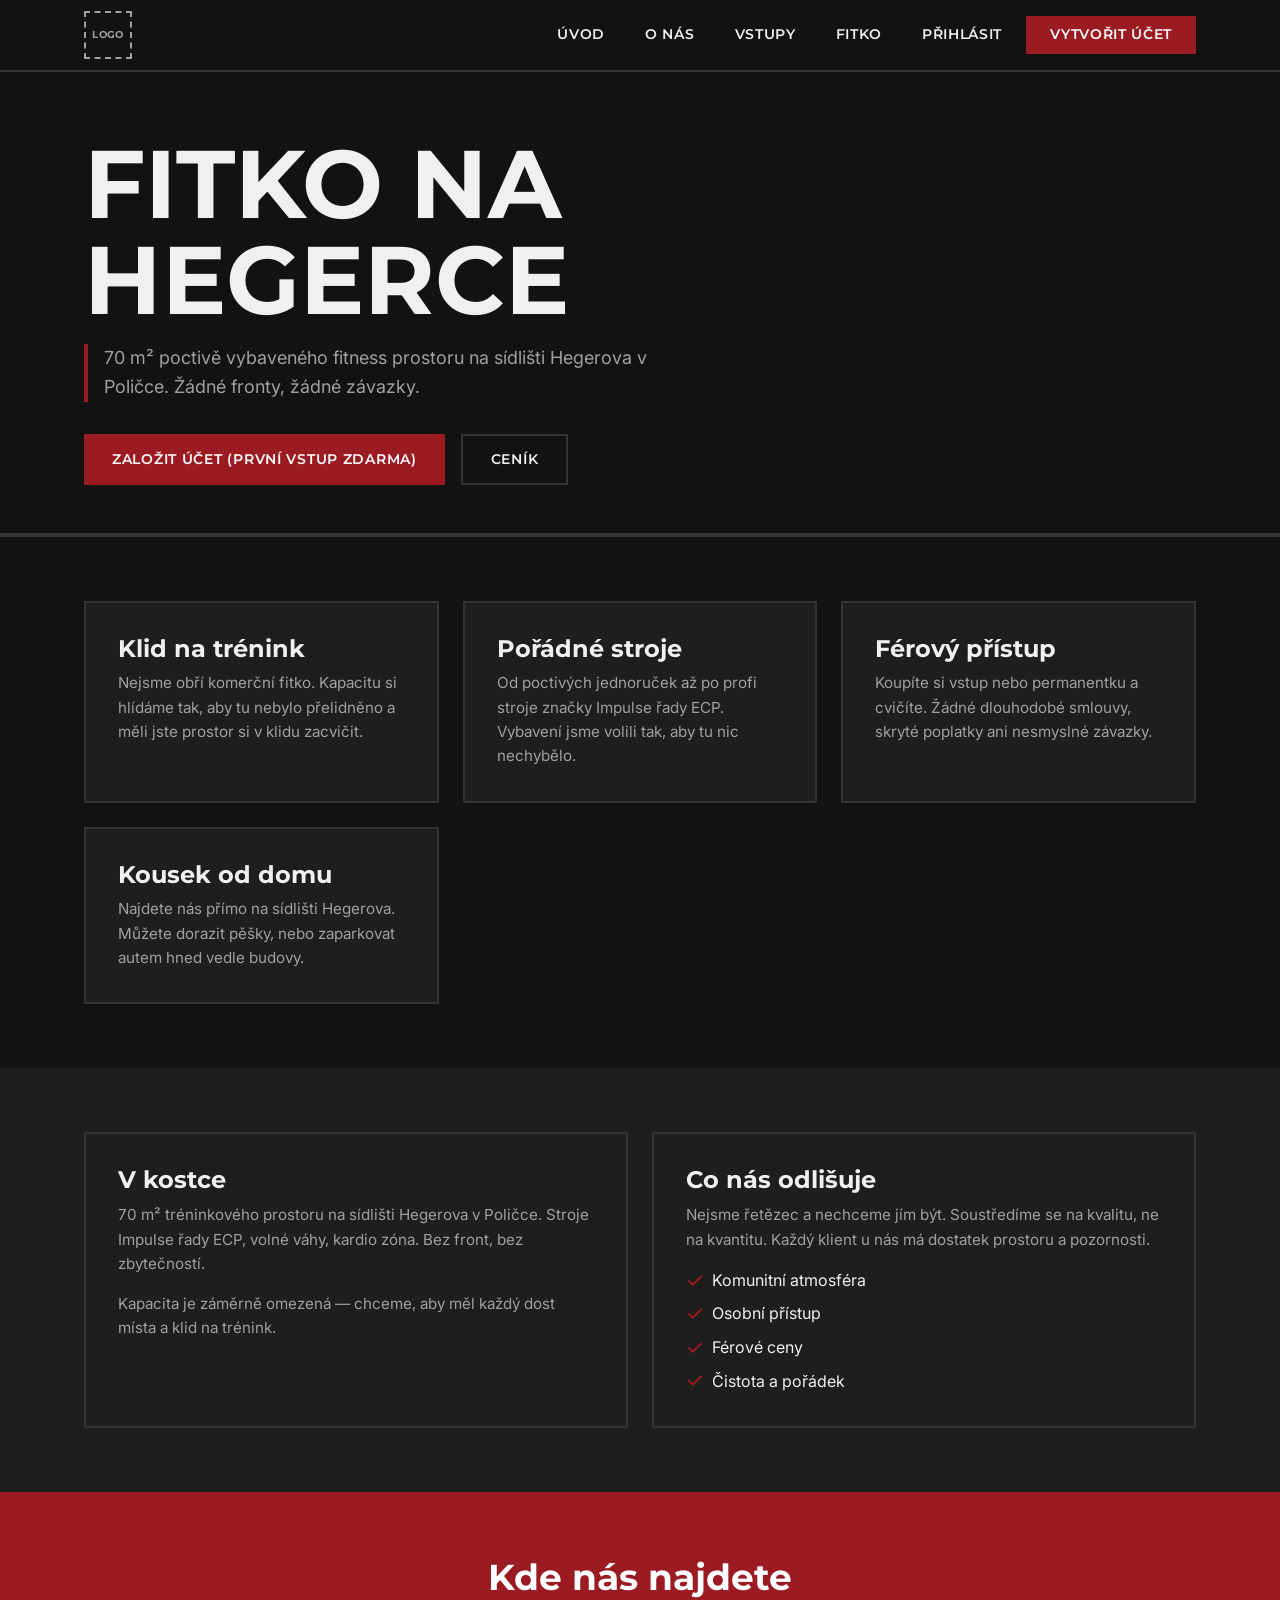
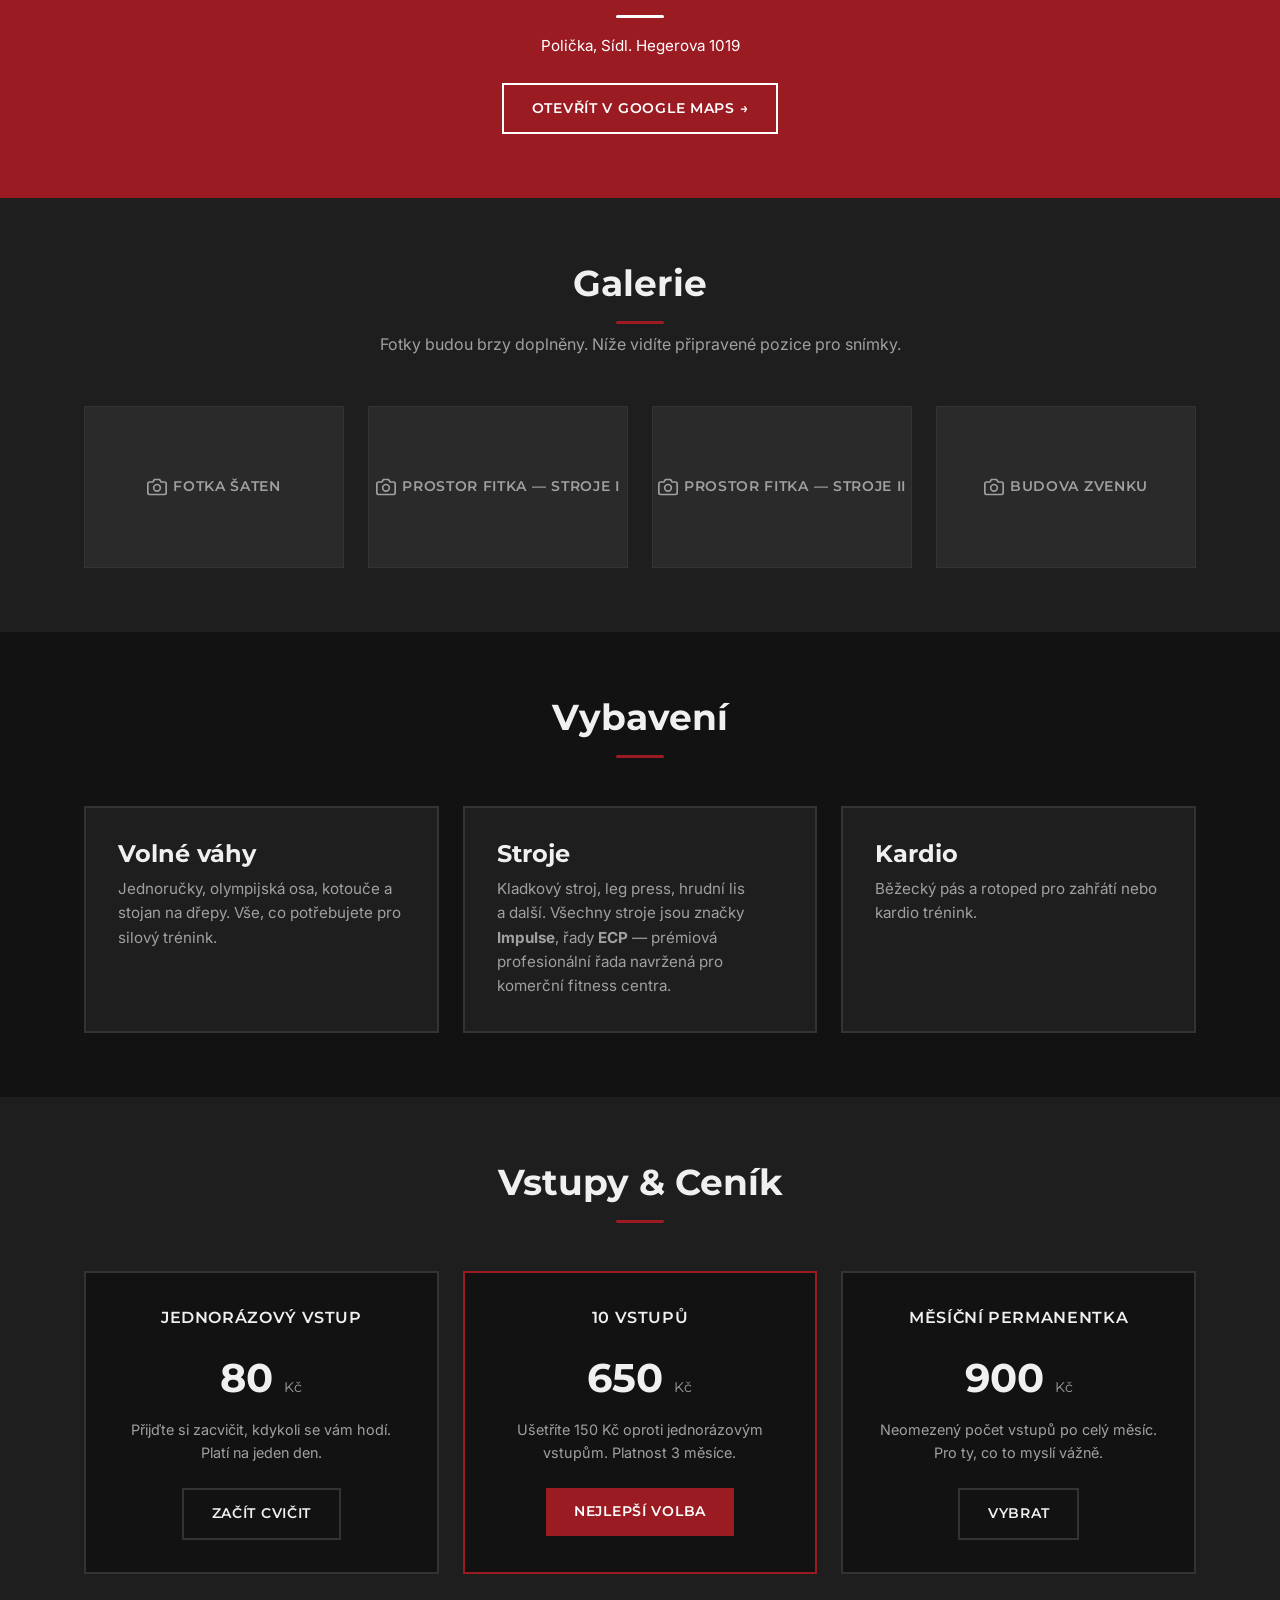
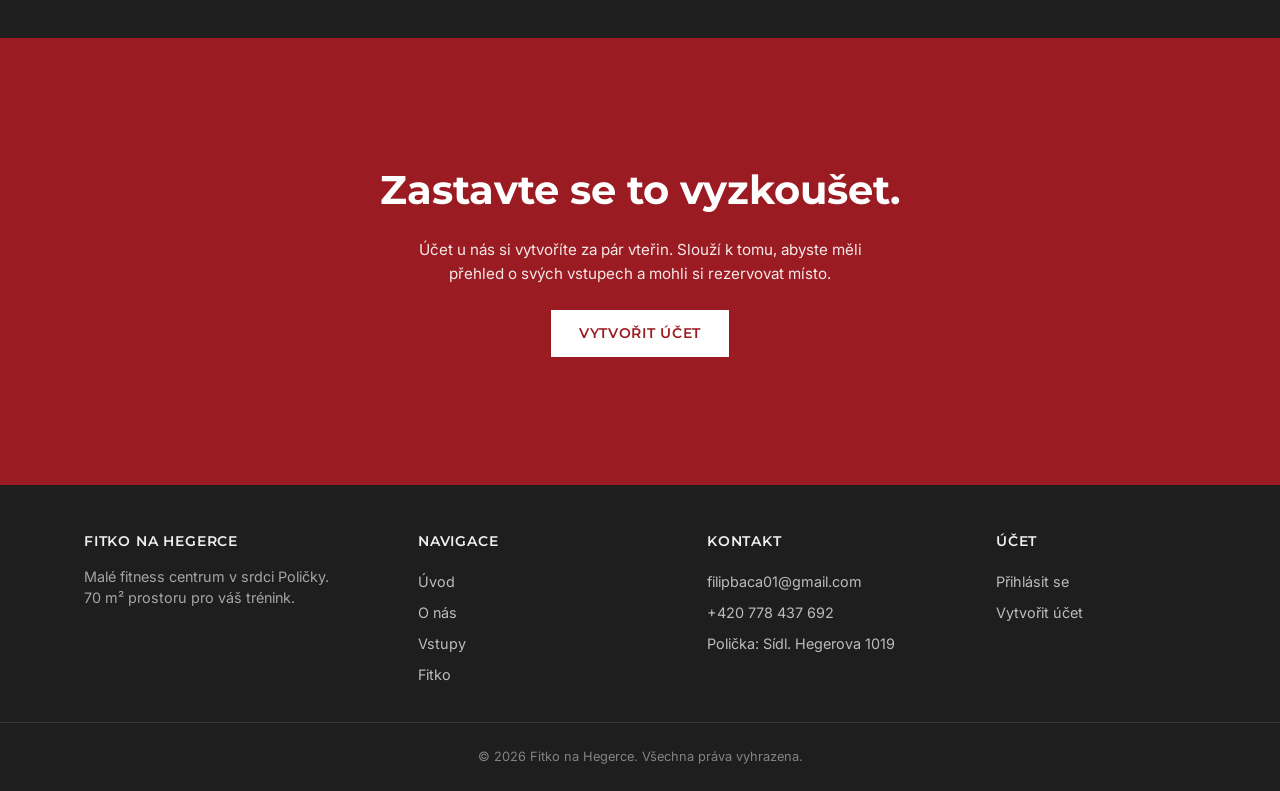
<file: index.html>
<!DOCTYPE html>
<html lang="cs">

<head>
  <meta charset="UTF-8">
  <meta name="viewport" content="width=device-width, initial-scale=1.0">
  <meta name="description"
    content="Fitko na Hegerce — malé fitness centrum v Poličce. 70 m² prostoru pro váš trénink. Přijďte si zacvičit!">
  <title>Fitko na Hegerce — Úvod</title>
  <link rel="stylesheet" href="style.css">
</head>

<body>
  <!-- NAVBAR -->
  <div id="navbar"></div>

  <main>
    <section class="hero hero--home">
      <div class="container">
        <h1 class="text-display fade-in">
          Fitko na Hegerce
        </h1>
        <p class="fade-in accent-bar">
          70&nbsp;m² poctivě vybaveného fitness prostoru na sídlišti Hegerova v Poličce. Žádné fronty, žádné závazky.
        </p>
        <div class="fade-in btn-group">
          <a href="registrace.html" class="btn btn--primary btn--lg">Založit účet (první vstup zdarma)</a>
          <a href="vstupy.html" class="btn btn--secondary btn--lg">Ceník</a>
        </div>
      </div>
    </section>

    <section class="section section--border-top">
      <div class="container">
        <div class="card-grid card-grid--2 fade-in">
          <div class="card">
            <h3>Klid na trénink</h3>
            <p class="mt-sm">Nejsme obří komerční fitko. Kapacitu si hlídáme tak, aby tu nebylo
              přelidněno a měli jste prostor si v klidu zacvičit.</p>
          </div>
          <div class="card">
            <h3>Pořádné stroje</h3>
            <p class="mt-sm">Od poctivých jednoruček až po profi stroje značky Impulse řady ECP.
              Vybavení jsme volili tak, aby tu nic nechybělo.</p>
          </div>
          <div class="card">
            <h3>Férový přístup</h3>
            <p class="mt-sm">Koupíte si vstup nebo permanentku a cvičíte. Žádné dlouhodobé smlouvy,
              skryté poplatky ani nesmyslné závazky.</p>
          </div>
          <div class="card">
            <h3>Kousek od domu</h3>
            <p class="mt-sm">Najdete nás přímo na sídlišti Hegerova. Můžete dorazit pěšky, nebo
              zaparkovat autem hned vedle budovy.</p>
          </div>
        </div>
      </div>
    </section>

    <!-- SEKCE: O NÁS -->
    <section class="section section--alt" id="o-nas">
      <div class="container">
        <div class="card-grid card-grid--2">
          <div class="card fade-in">
            <h3>V kostce</h3>
            <p>70&nbsp;m² tréninkového prostoru na sídlišti Hegerova v&nbsp;Poličce. Stroje Impulse řady ECP, volné váhy, kardio zóna. Bez front, bez zbytečností.</p>
            <p class="mt-md">Kapacita je záměrně omezená — chceme, aby měl každý dost místa a&nbsp;klid na trénink.</p>
          </div>
          <div class="card fade-in">
            <h3>Co nás odlišuje</h3>
            <p>Nejsme řetězec a&nbsp;nechceme jím být. Soustředíme se na kvalitu, ne na kvantitu. Každý klient u&nbsp;nás má dostatek prostoru a&nbsp;pozornosti.</p>
            <ul class="check-list">
              <li>
                <svg xmlns="http://www.w3.org/2000/svg" width="18" height="18" viewBox="0 0 24 24" fill="none" stroke="currentColor" stroke-width="2.5" stroke-linecap="round" stroke-linejoin="round"><polyline points="20 6 9 17 4 12"/></svg>
                Komunitní atmosféra
              </li>
              <li>
                <svg xmlns="http://www.w3.org/2000/svg" width="18" height="18" viewBox="0 0 24 24" fill="none" stroke="currentColor" stroke-width="2.5" stroke-linecap="round" stroke-linejoin="round"><polyline points="20 6 9 17 4 12"/></svg>
                Osobní přístup
              </li>
              <li>
                <svg xmlns="http://www.w3.org/2000/svg" width="18" height="18" viewBox="0 0 24 24" fill="none" stroke="currentColor" stroke-width="2.5" stroke-linecap="round" stroke-linejoin="round"><polyline points="20 6 9 17 4 12"/></svg>
                Férové ceny
              </li>
              <li>
                <svg xmlns="http://www.w3.org/2000/svg" width="18" height="18" viewBox="0 0 24 24" fill="none" stroke="currentColor" stroke-width="2.5" stroke-linecap="round" stroke-linejoin="round"><polyline points="20 6 9 17 4 12"/></svg>
                Čistota a pořádek
              </li>
            </ul>
          </div>
        </div>
      </div>
    </section>

    <section class="section section--primary">
      <div class="container text-center fade-in">
        <h2>Kde nás najdete</h2>
        <div class="accent-line"></div>
        <p class="mt-md form-subtitle">
          Polička, Sídl. Hegerova 1019
        </p>
        <a href="https://www.google.com/maps/search/?api=1&query=S%C3%ADdl.+Hegerova+1019,+Poli%C4%8Dka" target="_blank" rel="noopener noreferrer" class="btn btn--secondary mt-lg">
          Otevřít v Google Maps →
        </a>
      </div>
    </section>

    <!-- SEKCE: FITKO -->
    <section class="section section--alt" id="fitko">
      <div class="container">
        <div class="section__header fade-in">
          <h2>Galerie</h2>
          <div class="accent-line"></div>
          <p>Fotky budou brzy doplněny. Níže vidíte připravené pozice pro snímky.</p>
        </div>

        <div class="gallery-grid fade-in">
          <div class="gallery-placeholder">
            <svg xmlns="http://www.w3.org/2000/svg" width="20" height="20" viewBox="0 0 24 24" fill="none" stroke="currentColor" stroke-width="2" stroke-linecap="round" stroke-linejoin="round"><path d="M23 19a2 2 0 0 1-2 2H3a2 2 0 0 1-2-2V8a2 2 0 0 1 2-2h4l2-3h6l2 3h4a2 2 0 0 1 2 2z"/><circle cx="12" cy="13" r="4"/></svg> Fotka šaten
          </div>
          <div class="gallery-placeholder">
            <svg xmlns="http://www.w3.org/2000/svg" width="20" height="20" viewBox="0 0 24 24" fill="none" stroke="currentColor" stroke-width="2" stroke-linecap="round" stroke-linejoin="round"><path d="M23 19a2 2 0 0 1-2 2H3a2 2 0 0 1-2-2V8a2 2 0 0 1 2-2h4l2-3h6l2 3h4a2 2 0 0 1 2 2z"/><circle cx="12" cy="13" r="4"/></svg> Prostor fitka — stroje I
          </div>
          <div class="gallery-placeholder">
            <svg xmlns="http://www.w3.org/2000/svg" width="20" height="20" viewBox="0 0 24 24" fill="none" stroke="currentColor" stroke-width="2" stroke-linecap="round" stroke-linejoin="round"><path d="M23 19a2 2 0 0 1-2 2H3a2 2 0 0 1-2-2V8a2 2 0 0 1 2-2h4l2-3h6l2 3h4a2 2 0 0 1 2 2z"/><circle cx="12" cy="13" r="4"/></svg> Prostor fitka — stroje II
          </div>
          <div class="gallery-placeholder">
            <svg xmlns="http://www.w3.org/2000/svg" width="20" height="20" viewBox="0 0 24 24" fill="none" stroke="currentColor" stroke-width="2" stroke-linecap="round" stroke-linejoin="round"><path d="M23 19a2 2 0 0 1-2 2H3a2 2 0 0 1-2-2V8a2 2 0 0 1 2-2h4l2-3h6l2 3h4a2 2 0 0 1 2 2z"/><circle cx="12" cy="13" r="4"/></svg> Budova zvenku
          </div>
        </div>
      </div>
    </section>

    <section class="section">
      <div class="container">
        <div class="section__header fade-in">
          <h2>Vybavení</h2>
          <div class="accent-line"></div>
        </div>
        <div class="card-grid card-grid--3 fade-in">
          <div class="card">
            <h3>Volné váhy</h3>
            <p>Jednoručky, olympijská osa, kotouče a stojan na dřepy. Vše, co potřebujete pro silový trénink.</p>
          </div>
          <div class="card">
            <h3>Stroje</h3>
            <p>Kladkový stroj, leg press, hrudní lis a&nbsp;další. Všechny stroje jsou značky <strong>Impulse</strong>, řady <strong>ECP</strong>&nbsp;— prémiová profesionální řada navržená pro komerční fitness centra.</p>
          </div>
          <div class="card">
            <h3>Kardio</h3>
            <p>Běžecký pás a rotoped pro zahřátí nebo kardio trénink.</p>
          </div>
        </div>
      </div>
    </section>

    <!-- SEKCE: VSTUPY & CENÍK -->
    <section class="section section--alt" id="vstupy">
      <div class="container">
        <div class="section__header fade-in">
          <h2>Vstupy &amp; Ceník</h2>
          <div class="accent-line"></div>
        </div>
        <div class="pricing-grid fade-in">
          <!-- Single entry -->
          <div class="pricing-card">
            <span class="price-label">Jednorázový vstup</span>
            <div class="price">80 <span class="price-unit">Kč</span></div>
            <p>Přijďte si zacvičit, kdykoli se vám hodí. Platí na jeden den.</p>
            <a href="registrace.html" class="btn btn--secondary">Začít cvičit</a>
          </div>

          <!-- 10-pass -->
          <div class="pricing-card featured">
            <span class="price-label">10 vstupů</span>
            <div class="price">650 <span class="price-unit">Kč</span></div>
            <p>Ušetříte 150&nbsp;Kč oproti jednorázovým vstupům. Platnost 3&nbsp;měsíce.</p>
            <a href="registrace.html" class="btn btn--primary">Nejlepší volba</a>
          </div>

          <!-- Monthly -->
          <div class="pricing-card">
            <span class="price-label">Měsíční permanentka</span>
            <div class="price">900 <span class="price-unit">Kč</span></div>
            <p>Neomezený počet vstupů po celý měsíc. Pro ty, co to myslí vážně.</p>
            <a href="registrace.html" class="btn btn--secondary">Vybrat</a>
          </div>
        </div>
      </div>
    </section>



    <section class="section section--primary">
      <div class="container fade-in">
        <div class="card card--cta">
          <h2 class="mb-lg">Zastavte se to vyzkoušet.</h2>
          <p class="mb-lg">
            Účet u nás si vytvoříte za pár vteřin. Slouží k tomu, abyste měli přehled o svých vstupech a mohli si
            rezervovat místo.
          </p>
          <a href="registrace.html" class="btn btn--primary">Vytvořit účet</a>
        </div>
      </div>
    </section>
  </main>

  <!-- FOOTER -->
  <div id="footer"></div>

  <script src="components.js"></script>
</body>

</html>
</file>
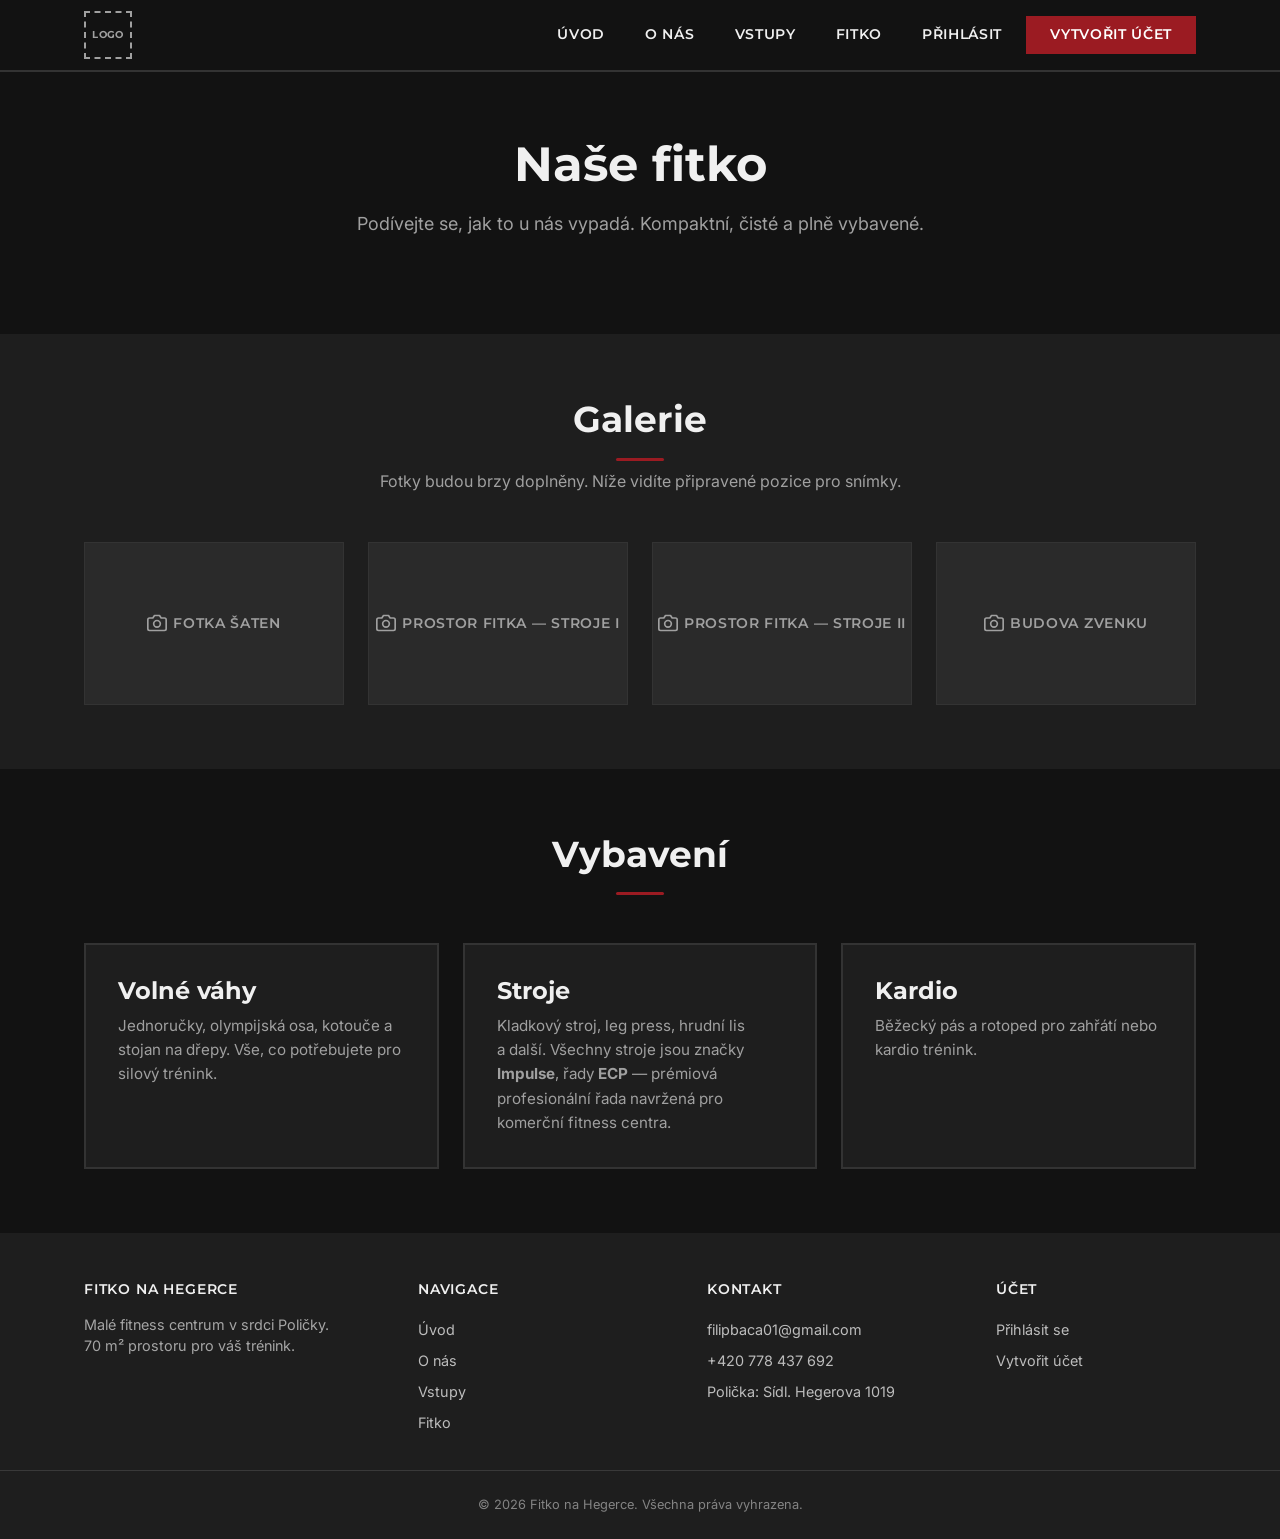
<file: fitko.html>
<!DOCTYPE html>
<html lang="cs">
<head>
  <meta charset="UTF-8">
  <meta name="viewport" content="width=device-width, initial-scale=1.0">
  <meta name="description" content="Prohlédněte si prostory Fitka na Hegerce — šatny, posilovací stroje a budovu zvenku.">
  <title>Fitko — Fitko na Hegerce</title>
  <link rel="stylesheet" href="style.css">
</head>
<body>
  <div id="navbar"></div>

  <main>
    <section class="hero">
      <div class="container">
        <h1 class="fade-in">Naše fitko</h1>
        <p class="fade-in">Podívejte se, jak to u nás vypadá. Kompaktní, čisté a plně vybavené.</p>
      </div>
    </section>

    <section class="section section--alt">
      <div class="container">
        <div class="section__header fade-in">
          <h2>Galerie</h2>
          <div class="accent-line"></div>
          <p>Fotky budou brzy doplněny. Níže vidíte připravené pozice pro snímky.</p>
        </div>

        <div class="gallery-grid fade-in">
          <div class="gallery-placeholder">
            <svg xmlns="http://www.w3.org/2000/svg" width="20" height="20" viewBox="0 0 24 24" fill="none" stroke="currentColor" stroke-width="2" stroke-linecap="round" stroke-linejoin="round"><path d="M23 19a2 2 0 0 1-2 2H3a2 2 0 0 1-2-2V8a2 2 0 0 1 2-2h4l2-3h6l2 3h4a2 2 0 0 1 2 2z"/><circle cx="12" cy="13" r="4"/></svg> Fotka šaten
          </div>
          <div class="gallery-placeholder">
            <svg xmlns="http://www.w3.org/2000/svg" width="20" height="20" viewBox="0 0 24 24" fill="none" stroke="currentColor" stroke-width="2" stroke-linecap="round" stroke-linejoin="round"><path d="M23 19a2 2 0 0 1-2 2H3a2 2 0 0 1-2-2V8a2 2 0 0 1 2-2h4l2-3h6l2 3h4a2 2 0 0 1 2 2z"/><circle cx="12" cy="13" r="4"/></svg> Prostor fitka — stroje I
          </div>
          <div class="gallery-placeholder">
            <svg xmlns="http://www.w3.org/2000/svg" width="20" height="20" viewBox="0 0 24 24" fill="none" stroke="currentColor" stroke-width="2" stroke-linecap="round" stroke-linejoin="round"><path d="M23 19a2 2 0 0 1-2 2H3a2 2 0 0 1-2-2V8a2 2 0 0 1 2-2h4l2-3h6l2 3h4a2 2 0 0 1 2 2z"/><circle cx="12" cy="13" r="4"/></svg> Prostor fitka — stroje II
          </div>
          <div class="gallery-placeholder">
            <svg xmlns="http://www.w3.org/2000/svg" width="20" height="20" viewBox="0 0 24 24" fill="none" stroke="currentColor" stroke-width="2" stroke-linecap="round" stroke-linejoin="round"><path d="M23 19a2 2 0 0 1-2 2H3a2 2 0 0 1-2-2V8a2 2 0 0 1 2-2h4l2-3h6l2 3h4a2 2 0 0 1 2 2z"/><circle cx="12" cy="13" r="4"/></svg> Budova zvenku
          </div>
        </div>
      </div>
    </section>

    <section class="section">
      <div class="container">
        <div class="section__header fade-in">
          <h2>Vybavení</h2>
          <div class="accent-line"></div>
        </div>
        <div class="card-grid card-grid--3 fade-in">
          <div class="card">
            <h3>Volné váhy</h3>
            <p>Jednoručky, olympijská osa, kotouče a stojan na dřepy. Vše, co potřebujete pro silový trénink.</p>
          </div>
          <div class="card">
            <h3>Stroje</h3>
            <p>Kladkový stroj, leg press, hrudní lis a&nbsp;další. Všechny stroje jsou značky <strong>Impulse</strong>, řady <strong>ECP</strong>&nbsp;— prémiová profesionální řada navržená pro komerční fitness centra.</p>
          </div>
          <div class="card">
            <h3>Kardio</h3>
            <p>Běžecký pás a rotoped pro zahřátí nebo kardio trénink.</p>
          </div>
        </div>
      </div>
    </section>
  </main>

  <div id="footer"></div>
  <script src="components.js"></script>
</body>
</html>
</file>
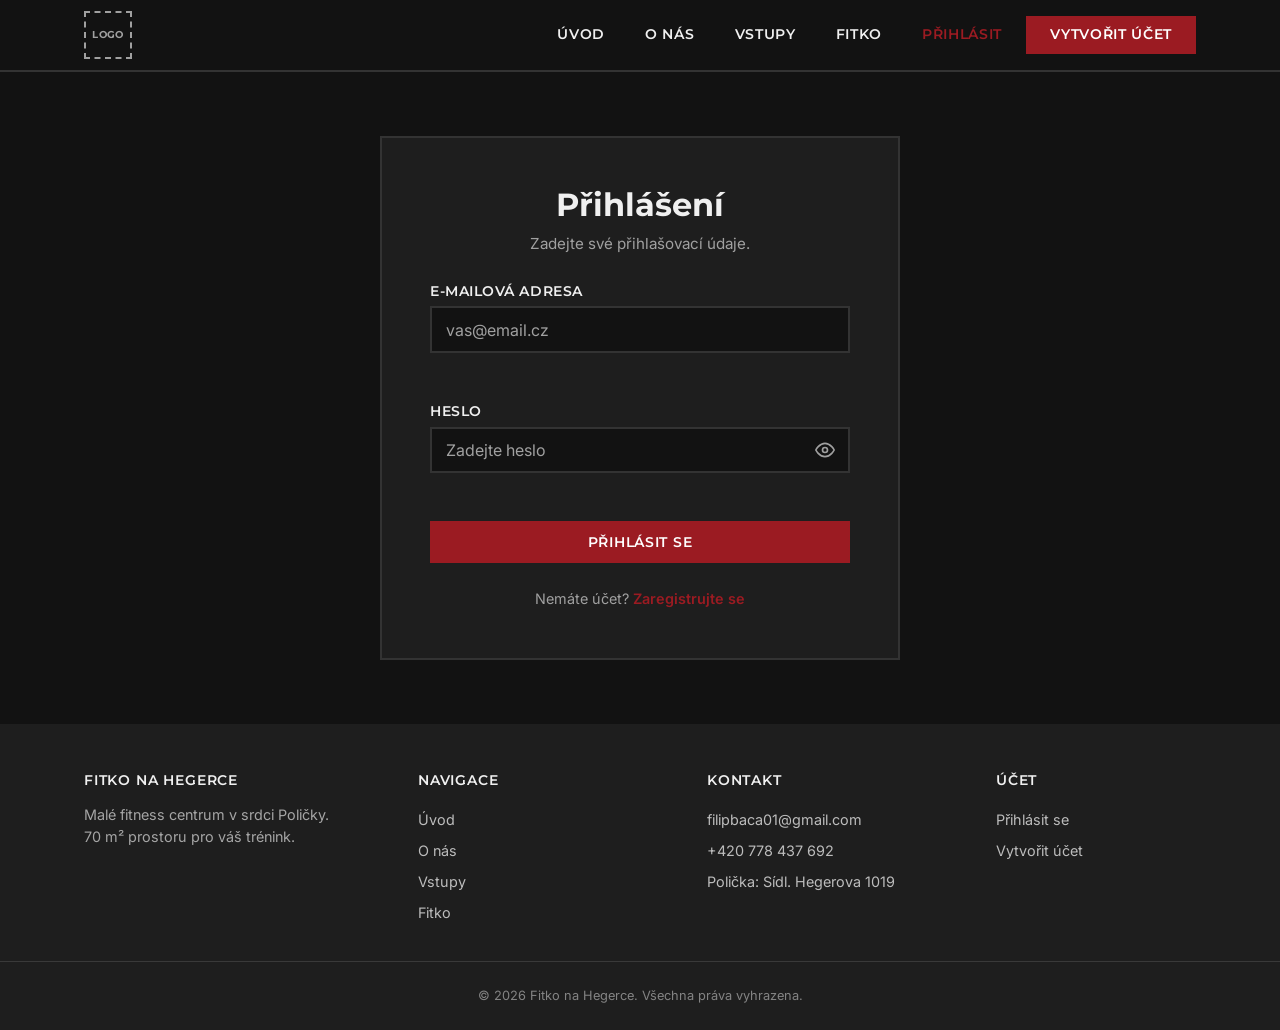
<file: login.html>
<!DOCTYPE html>
<html lang="cs">

<head>
  <meta charset="UTF-8">
  <meta name="viewport" content="width=device-width, initial-scale=1.0">
  <meta name="description" content="Přihlaste se ke svému účtu ve Fitku na Hegerce.">
  <title>Přihlásit se — Fitko na Hegerce</title>
  <link rel="stylesheet" href="style.css">
</head>

<body>
  <div id="navbar"></div>

  <main>
    <section class="section section--pt-3xl">
      <div class="container">
        <div class="form-wrapper fade-in">
          <div class="text-center mb-lg">
            <h1 class="form-heading">Přihlášení</h1>
            <p class="form-subtitle">
              Zadejte své přihlašovací údaje.
            </p>
          </div>

          <form method="POST" data-protect novalidate>
            <div class="form-group">
              <label for="login-email">E-mailová adresa</label>
              <input type="email" id="login-email" name="email" placeholder="vas@email.cz" required
                autocomplete="email">
            </div>

            <div class="form-group">
              <label for="login-password">Heslo</label>
              <div class="password-wrapper">
                <input type="password" id="login-password" name="password" placeholder="Zadejte heslo" required
                  autocomplete="current-password">
                <button type="button" class="password-toggle" aria-label="Zobrazit heslo">
                  <svg xmlns="http://www.w3.org/2000/svg" width="20" height="20" viewBox="0 0 24 24" fill="none"
                    stroke="currentColor" stroke-width="2" stroke-linecap="round" stroke-linejoin="round">
                    <path d="M1 12s4-8 11-8 11 8 11 8-4 8-11 8-11-8-11-8z" />
                    <circle cx="12" cy="12" r="3" />
                  </svg>
                </button>
              </div>
            </div>

            <button type="submit" class="btn btn--primary btn--full" data-original-text="Přihlásit se">
              Přihlásit se
            </button>

            <p class="text-center mt-lg form-footer">
              Nemáte účet? <a href="registrace.html">Zaregistrujte se</a>
            </p>
          </form>
        </div>
      </div>
    </section>
  </main>

  <div id="footer"></div>
  <script src="components.js"></script>
</body>

</html>
</file>
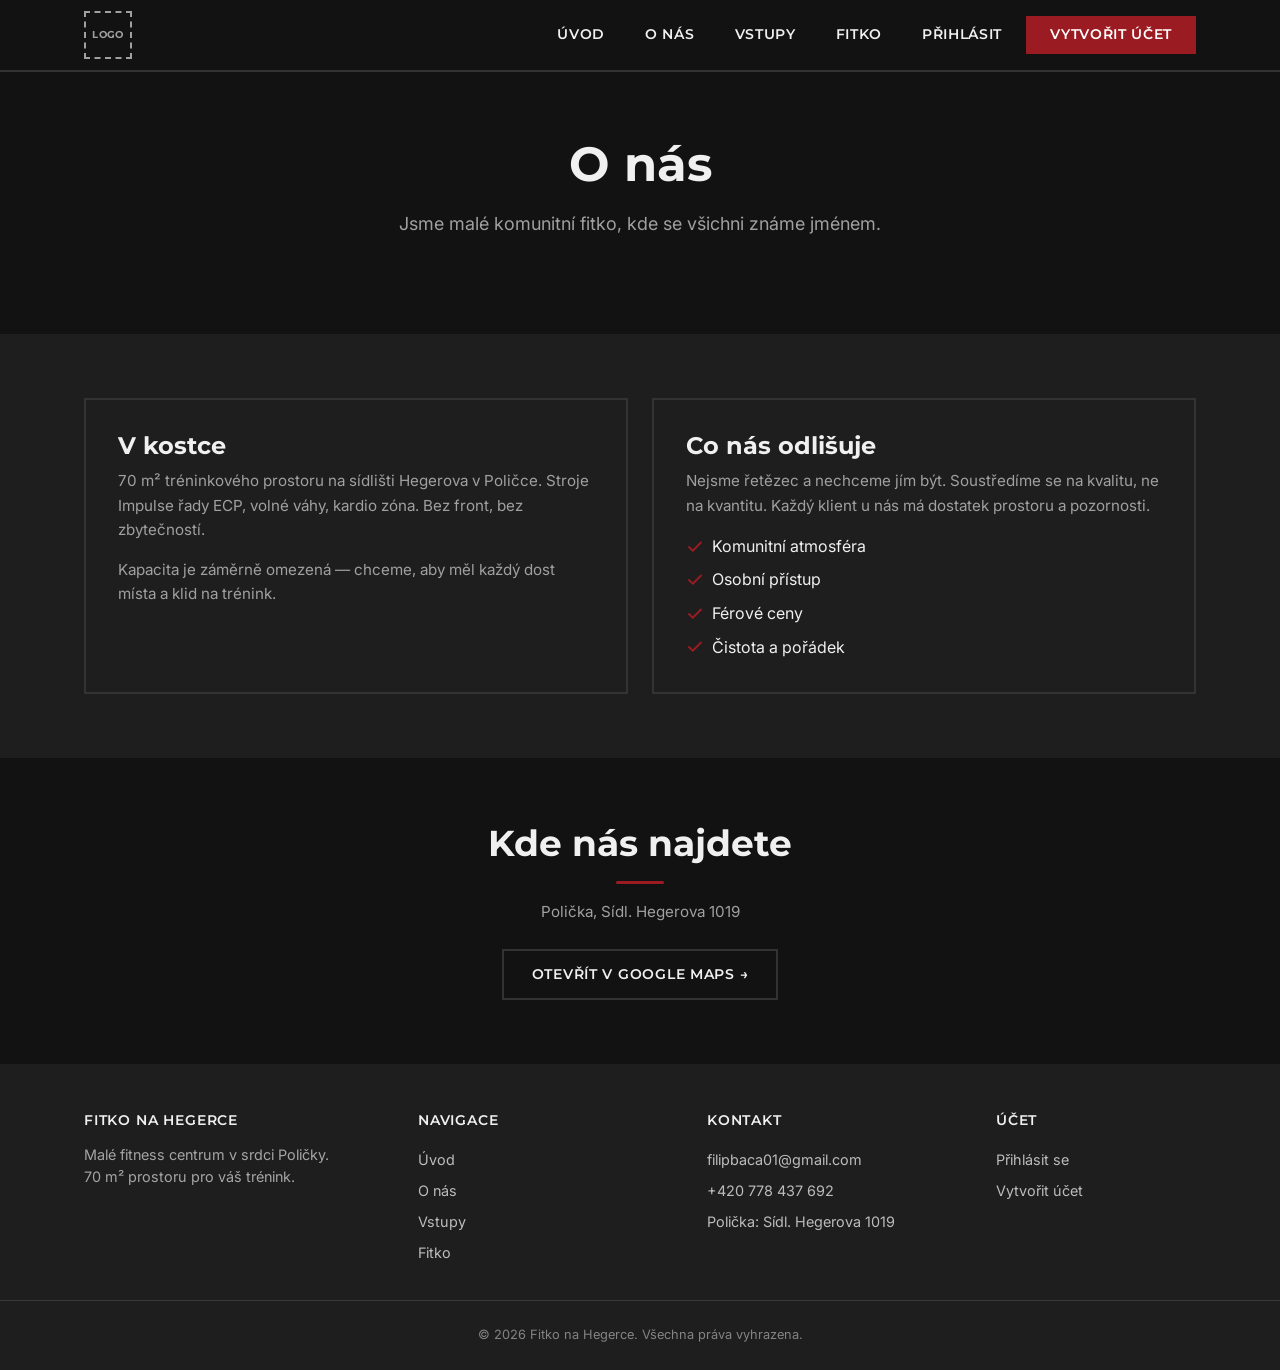
<file: o-nas.html>
<!DOCTYPE html>
<html lang="cs">
<head>
  <meta charset="UTF-8">
  <meta name="viewport" content="width=device-width, initial-scale=1.0">
  <meta name="description" content="Poznejte příběh Fitka na Hegerce — malého fitness centra v Poličce, které vzniklo z vášně ke cvičení.">
  <title>O nás — Fitko na Hegerce</title>
  <link rel="stylesheet" href="style.css">
</head>
<body>
  <div id="navbar"></div>

  <main>
    <section class="hero">
      <div class="container">
        <h1 class="fade-in">O nás</h1>
        <p class="fade-in">Jsme malé komunitní fitko, kde se všichni známe jménem.</p>
      </div>
    </section>

    <section class="section section--alt">
      <div class="container">
        <div class="card-grid card-grid--2">
          <div class="card fade-in">
            <h3>V kostce</h3>
            <p>70&nbsp;m² tréninkového prostoru na sídlišti Hegerova v&nbsp;Poličce. Stroje Impulse řady ECP, volné váhy, kardio zóna. Bez front, bez zbytečností.</p>
            <p class="mt-md">Kapacita je záměrně omezená — chceme, aby měl každý dost místa a&nbsp;klid na trénink.</p>
          </div>
          <div class="card fade-in">
            <h3>Co nás odlišuje</h3>
            <p>Nejsme řetězec a&nbsp;nechceme jím být. Soustředíme se na kvalitu, ne na kvantitu. Každý klient u&nbsp;nás má dostatek prostoru a&nbsp;pozornosti.</p>
            <ul class="check-list">
              <li>
                <svg xmlns="http://www.w3.org/2000/svg" width="18" height="18" viewBox="0 0 24 24" fill="none" stroke="currentColor" stroke-width="2.5" stroke-linecap="round" stroke-linejoin="round"><polyline points="20 6 9 17 4 12"/></svg>
                Komunitní atmosféra
              </li>
              <li>
                <svg xmlns="http://www.w3.org/2000/svg" width="18" height="18" viewBox="0 0 24 24" fill="none" stroke="currentColor" stroke-width="2.5" stroke-linecap="round" stroke-linejoin="round"><polyline points="20 6 9 17 4 12"/></svg>
                Osobní přístup
              </li>
              <li>
                <svg xmlns="http://www.w3.org/2000/svg" width="18" height="18" viewBox="0 0 24 24" fill="none" stroke="currentColor" stroke-width="2.5" stroke-linecap="round" stroke-linejoin="round"><polyline points="20 6 9 17 4 12"/></svg>
                Férové ceny
              </li>
              <li>
                <svg xmlns="http://www.w3.org/2000/svg" width="18" height="18" viewBox="0 0 24 24" fill="none" stroke="currentColor" stroke-width="2.5" stroke-linecap="round" stroke-linejoin="round"><polyline points="20 6 9 17 4 12"/></svg>
                Čistota a pořádek
              </li>
            </ul>
          </div>
        </div>
      </div>
    </section>

    <section class="section">
      <div class="container text-center fade-in">
        <h2>Kde nás najdete</h2>
        <div class="accent-line"></div>
        <p class="mt-md form-subtitle">
          Polička, Sídl. Hegerova 1019
        </p>
        <a href="https://www.google.com/maps/search/?api=1&query=S%C3%ADdl.+Hegerova+1019,+Poli%C4%8Dka" target="_blank" rel="noopener noreferrer" class="btn btn--secondary mt-lg">
          Otevřít v Google Maps →
        </a>
      </div>
    </section>
  </main>

  <div id="footer"></div>
  <script src="components.js"></script>
</body>
</html>
</file>
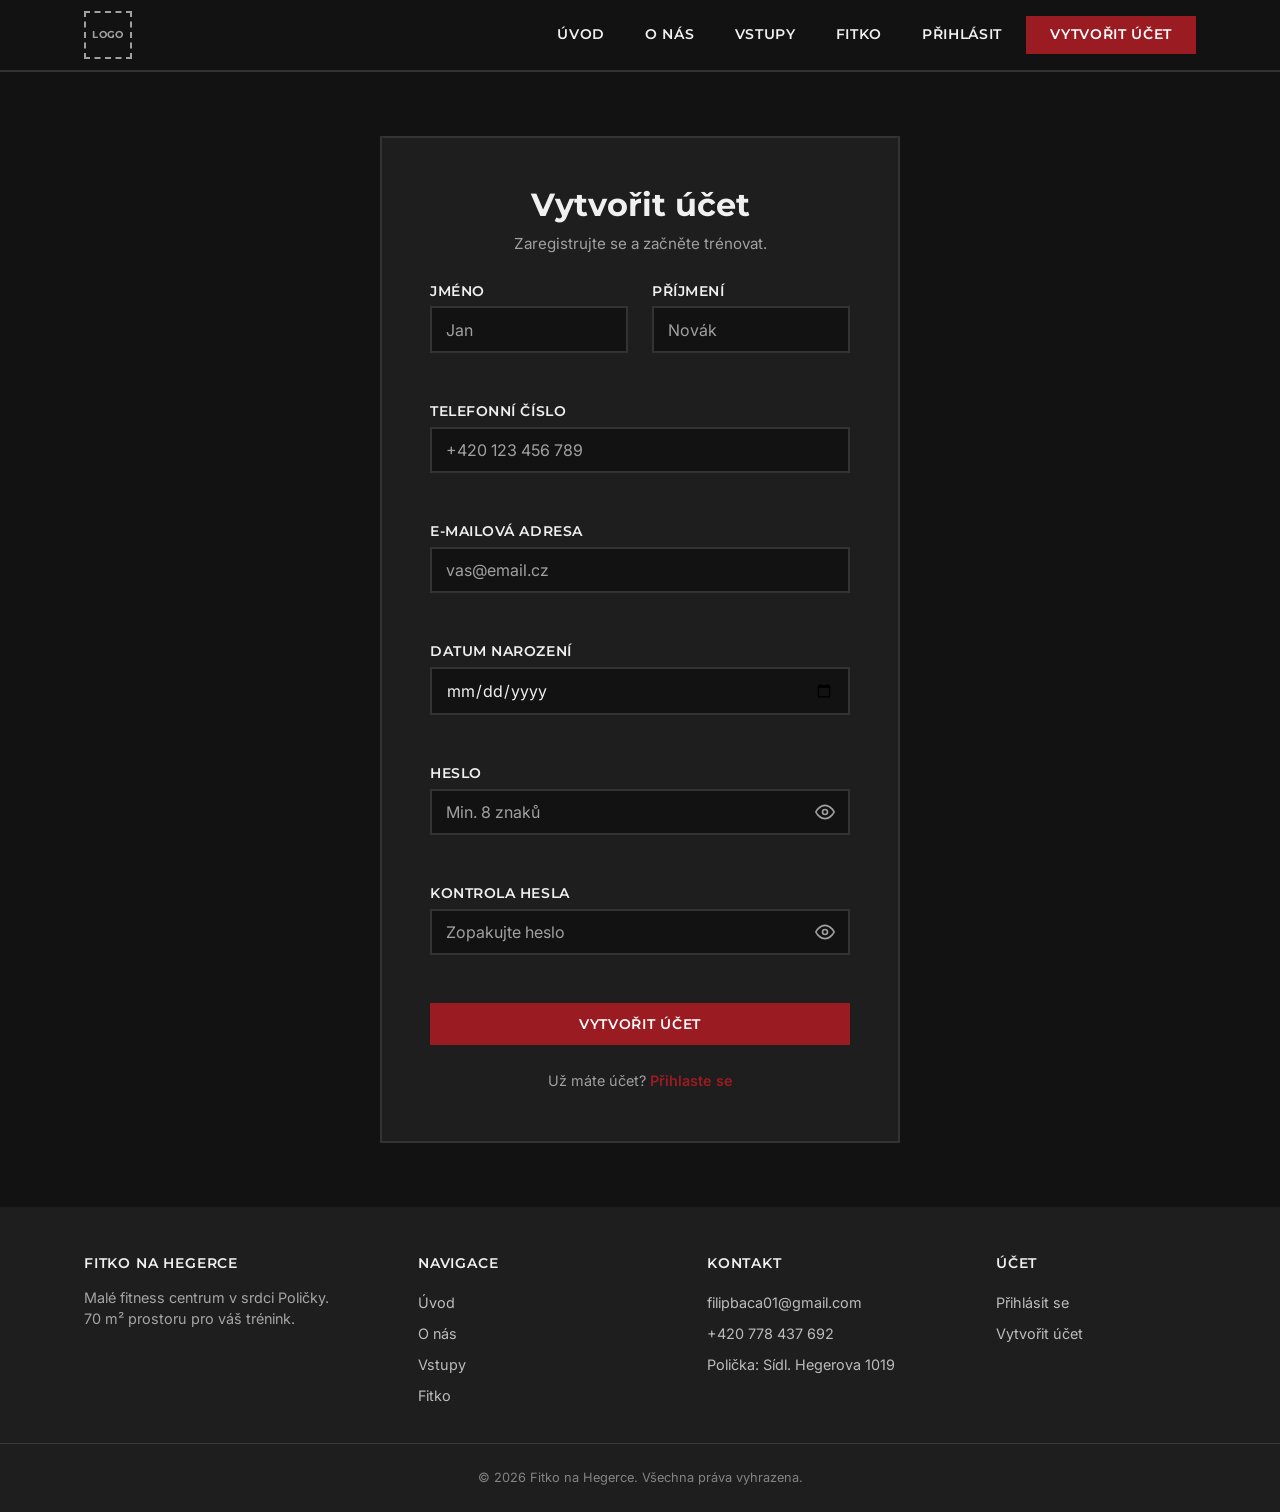
<file: registrace.html>
<!DOCTYPE html>
<html lang="cs">

<head>
  <meta charset="UTF-8">
  <meta name="viewport" content="width=device-width, initial-scale=1.0">
  <meta name="description"
    content="Vytvořte si účet ve Fitku na Hegerce a získejte přístup k rezervacím a speciálním nabídkám.">
  <title>Vytvořit účet — Fitko na Hegerce</title>
  <link rel="stylesheet" href="style.css">
</head>

<body>
  <div id="navbar"></div>

  <main>
    <section class="section section--pt-3xl">
      <div class="container">
        <div class="form-wrapper form-wrapper--wide fade-in">
          <div class="text-center mb-lg">
            <h1 class="form-heading">Vytvořit účet</h1>
            <p class="form-subtitle">
              Zaregistrujte se a&nbsp;začněte trénovat.
            </p>
          </div>

          <form method="POST" id="registrationForm" data-protect novalidate>

            <!-- Jméno + Příjmení -->
            <div class="form-row">
              <div class="form-group">
                <label for="reg-firstname">Jméno</label>
                <input type="text" id="reg-firstname" name="firstname" placeholder="Jan" required
                  autocomplete="given-name">
              </div>
              <div class="form-group">
                <label for="reg-lastname">Příjmení</label>
                <input type="text" id="reg-lastname" name="lastname" placeholder="Novák" required
                  autocomplete="family-name">
              </div>
            </div>

            <!-- Telefon -->
            <div class="form-group">
              <label for="reg-phone">Telefonní číslo</label>
              <input type="tel" id="reg-phone" name="phone" placeholder="+420 123 456 789" required
                pattern="^\+?[0-9\s]{9,15}$" title="Zadejte platné telefonní číslo (9–15 číslic, volitelně s +)"
                autocomplete="tel">
            </div>

            <!-- E-mail -->
            <div class="form-group">
              <label for="reg-email">E-mailová adresa</label>
              <input type="email" id="reg-email" name="email" placeholder="vas@email.cz" required autocomplete="email">
            </div>

            <!-- Datum narození -->
            <div class="form-group">
              <label for="reg-birthdate">Datum narození</label>
              <input type="date" id="reg-birthdate" name="birthdate" required autocomplete="bday">
            </div>

            <!-- Heslo -->
            <div class="form-group">
              <label for="reg-password">Heslo</label>
              <div class="password-wrapper">
                <input type="password" id="reg-password" name="password" placeholder="Min. 8 znaků" required
                  minlength="8" autocomplete="new-password">
                <button type="button" class="password-toggle" aria-label="Zobrazit heslo">
                  <svg xmlns="http://www.w3.org/2000/svg" width="20" height="20" viewBox="0 0 24 24" fill="none"
                    stroke="currentColor" stroke-width="2" stroke-linecap="round" stroke-linejoin="round">
                    <path d="M1 12s4-8 11-8 11 8 11 8-4 8-11 8-11-8-11-8z" />
                    <circle cx="12" cy="12" r="3" />
                  </svg>
                </button>
              </div>
            </div>

            <!-- Kontrola hesla -->
            <div class="form-group">
              <label for="reg-password-confirm">Kontrola hesla</label>
              <div class="password-wrapper">
                <input type="password" id="reg-password-confirm" name="password_confirm" placeholder="Zopakujte heslo"
                  required minlength="8" autocomplete="new-password">
                <button type="button" class="password-toggle" aria-label="Zobrazit heslo">
                  <svg xmlns="http://www.w3.org/2000/svg" width="20" height="20" viewBox="0 0 24 24" fill="none"
                    stroke="currentColor" stroke-width="2" stroke-linecap="round" stroke-linejoin="round">
                    <path d="M1 12s4-8 11-8 11 8 11 8-4 8-11 8-11-8-11-8z" />
                    <circle cx="12" cy="12" r="3" />
                  </svg>
                </button>
              </div>
              <div class="form-error" id="passwordMatchError">Hesla se neshodují.</div>
            </div>

            <button type="submit" class="btn btn--primary btn--full" data-original-text="Vytvořit účet">
              Vytvořit účet
            </button>

            <p class="text-center mt-lg form-footer">
              Už máte účet? <a href="login.html">Přihlaste se</a>
            </p>
          </form>
        </div>
      </div>
    </section>
  </main>

  <div id="footer"></div>

  <script src="components.js"></script>
  <script>
    document.addEventListener('DOMContentLoaded', () => {
      const form = document.getElementById('registrationForm');
      const inputs = form.querySelectorAll('input');

      // Helper function to create or get the hint element for an input
      function getHintElement(input) {
        const group = input.closest('.form-group');
        let hint = group.querySelector('.form-hint');
        if (!hint) {
          hint = document.createElement('div');
          hint.className = 'form-hint';
          // Insert alert icon SVG
          hint.innerHTML = `<svg xmlns="http://www.w3.org/2000/svg" width="16" height="16" viewBox="0 0 24 24" fill="none" stroke="currentColor" stroke-width="2" stroke-linecap="round" stroke-linejoin="round"><circle cx="12" cy="12" r="10"/><line x1="12" y1="8" x2="12" y2="12"/><line x1="12" y1="16" x2="12.01" y2="16"/></svg><span></span>`;
          // If in a password wrapper, insert after the wrapper, else insert after input
          const wrapper = input.closest('.password-wrapper');
          if (wrapper) {
            wrapper.after(hint);
          } else {
            input.after(hint);
          }
        }
        return hint;
      }

      function hideOtherErrors(currentInput) {
        inputs.forEach(inp => {
          if (inp !== currentInput) {
            const group = inp.closest('.form-group');
            group.classList.remove('has-error');
            const hint = getHintElement(inp);
            hint.classList.remove('visible');
          }
        });
      }

      function showError(input, message) {
        hideOtherErrors(input);
        const group = input.closest('.form-group');
        group.classList.remove('has-success');
        group.classList.add('has-error');
        input.dataset.invalid = "true";
        const hint = getHintElement(input);
        hint.querySelector('span').textContent = message;
        hint.classList.add('visible');
      }

      function showSuccess(input) {
        const group = input.closest('.form-group');
        group.classList.remove('has-error');
        group.classList.add('has-success');
        input.dataset.invalid = "false";
        const hint = getHintElement(input);
        hint.classList.remove('visible');
      }

      function clearValidation(input) {
        const group = input.closest('.form-group');
        group.classList.remove('has-error', 'has-success');
        input.dataset.invalid = "false";
        const hint = getHintElement(input);
        hint.classList.remove('visible');
      }

      function validateInput(input) {
        const isPassword = input.type === 'password';
        const val = isPassword ? input.value : input.value.trim();

        // Empty check
        if (input.required && !val) {
          showError(input, 'Toto pole je povinné.');
          return false;
        }

        // Phone validation
        if (input.type === 'tel') {
          if (/[a-zA-Z]/.test(val)) {
            showError(input, 'Telefonní číslo nesmí obsahovat písmena. Použijte pouze číslice, případně mezeru a + na začátku.');
            return false;
          }
          if (!/^\+?[0-9\s]{9,15}$/.test(val)) {
            showError(input, 'Zadejte platné telefonní číslo (9–15 číslic).');
            return false;
          }
        }

        // Email validation
        if (input.type === 'email') {
          if (!/^[^@\s]+@[^@\s]+\.[^@\s]+$/.test(val)) {
            showError(input, 'Zadejte e-mail ve správném formátu (např. vas@email.cz).');
            return false;
          }
        }

        // Password validation
        if (input.id === 'reg-password') {
          if (val.length < 8) {
            showError(input, 'Heslo musí mít alespoň 8 znaků.');
            return false;
          }
        }

        // Password confirm validation
        if (input.id === 'reg-password-confirm') {
          const pw1 = document.getElementById('reg-password').value;
          if (val !== pw1) {
            showError(input, 'Hesla se neshodují. Zkontrolujte překlepy.');
            return false;
          }
        }

        // If all checks pass
        showSuccess(input);
        return true;
      }

      // Hide the old basic error message if it still exists
      const oldMatchError = document.getElementById('passwordMatchError');
      if (oldMatchError) oldMatchError.style.display = 'none';

      // Attach events to inputs
      inputs.forEach(input => {
        // Prevent typing letters in phone field completely (optional enhancement)
        if (input.type === 'tel') {
          input.addEventListener('keypress', (e) => {
            // Allow numbers, space, +, backspace, etc.
            if (!/[\d\s\+]/.test(e.key) && e.key.length === 1 && !e.ctrlKey && !e.metaKey) {
              e.preventDefault();
              showError(input, 'Zadali jste nepovolený znak. Telefon může obsahovat jen čísla, mezeru a +.');
            }
          });
        }

        input.addEventListener('input', () => {
          // Validate immediately on typing
          if (input.value.trim() !== '') {
            validateInput(input);
          } else {
            clearValidation(input);
          }

          // If typing in first password, re-validate second if it has value
          if (input.id === 'reg-password') {
            const pw2 = document.getElementById('reg-password-confirm');
            if (pw2.value) validateInput(pw2);
          }
        });

        input.addEventListener('blur', () => {
          validateInput(input);
        });

        // Show error hint again if we focus an invalid field
        input.addEventListener('focus', () => {
          if (input.dataset.invalid === "true") {
            validateInput(input);
          }
        });
      });

      // Form submit validation
      form.addEventListener('submit', (e) => {
        let isValid = true;
        let firstInvalidInput = null;

        // Evaluate from bottom to top so the topmost invalid field calls showError last,
        // thereby hiding all errors below it and staying visible.
        for (let i = inputs.length - 1; i >= 0; i--) {
          const input = inputs[i];
          if (!validateInput(input)) {
            isValid = false;
            firstInvalidInput = input;
          }
        }

        if (!isValid) {
          e.preventDefault();
          if (firstInvalidInput) {
            firstInvalidInput.focus();
          }
        }
      });
    });
  </script>
</body>

</html>
</file>
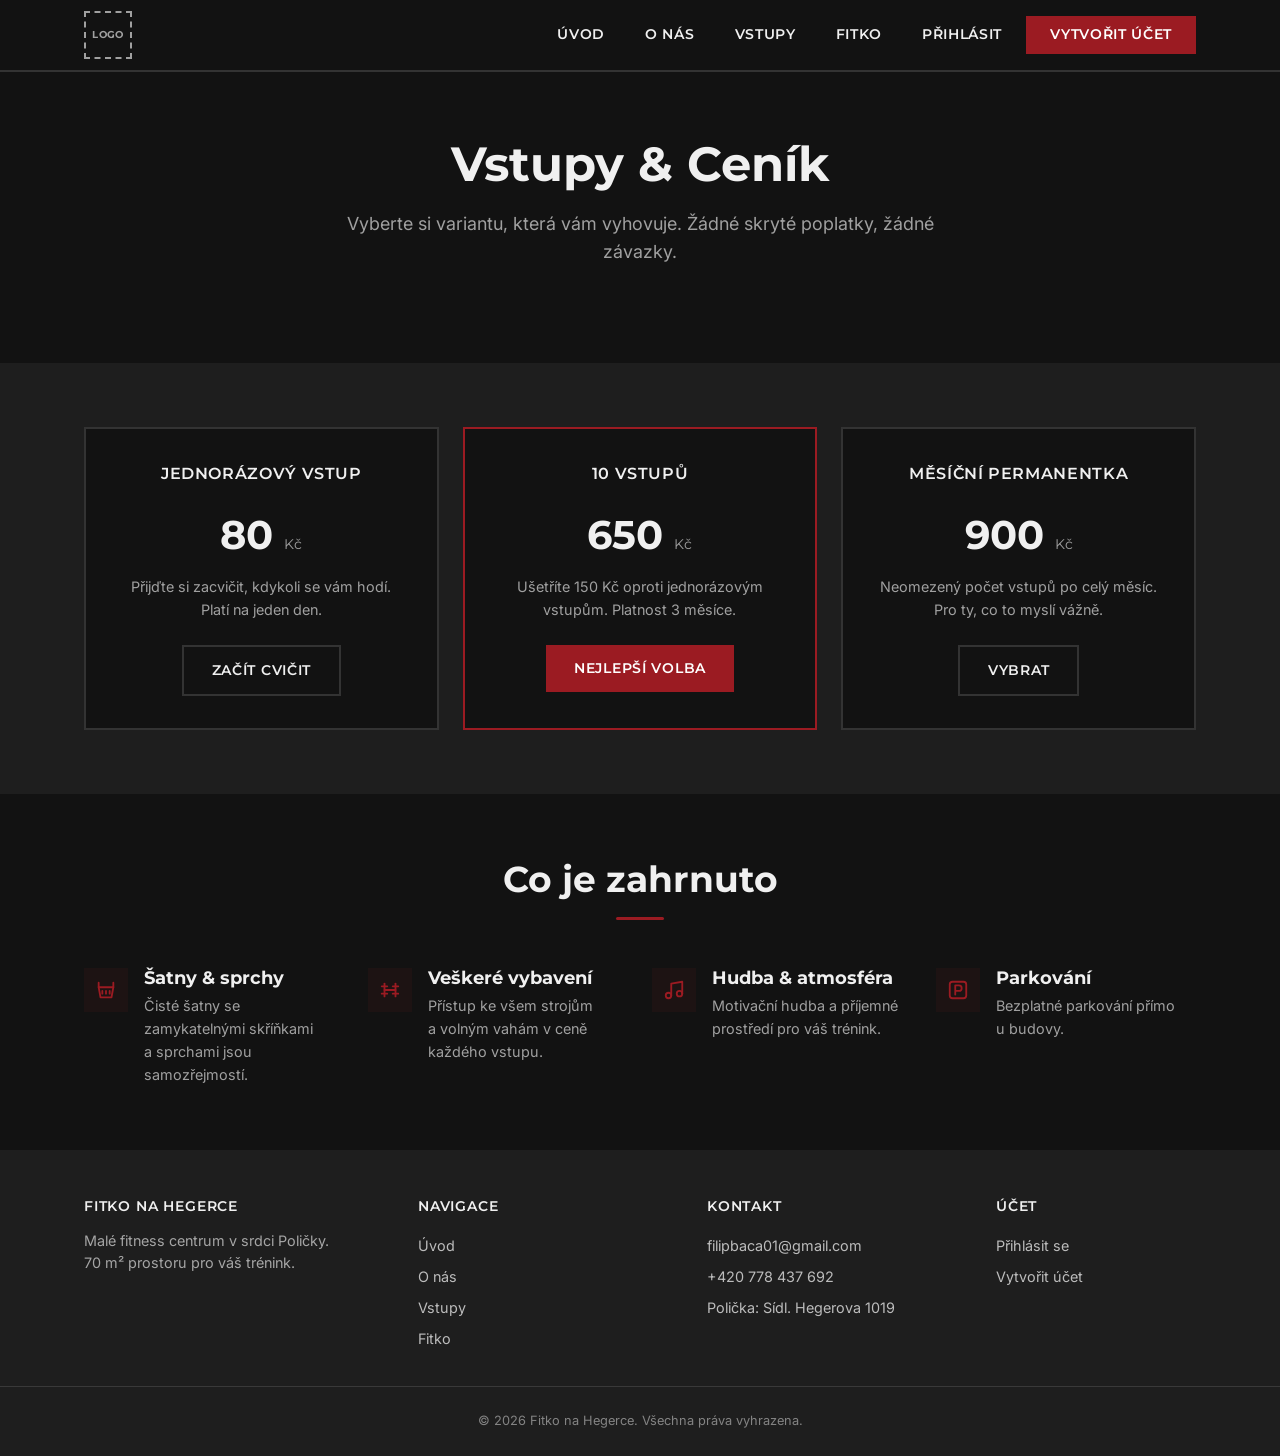
<file: vstupy.html>
<!DOCTYPE html>
<html lang="cs">

<head>
  <meta charset="UTF-8">
  <meta name="viewport" content="width=device-width, initial-scale=1.0">
  <meta name="description"
    content="Ceník vstupů do Fitka na Hegerce — jednorázové vstupy, 10-vstupové karty a měsíční permanentky.">
  <title>Vstupy — Fitko na Hegerce</title>
  <link rel="stylesheet" href="style.css">
</head>

<body>
  <div id="navbar"></div>

  <main>
    <section class="hero">
      <div class="container">
        <h1 class="fade-in">Vstupy &amp; Ceník</h1>
        <p class="fade-in">Vyberte si variantu, která vám vyhovuje. Žádné skryté poplatky, žádné závazky.</p>
      </div>
    </section>

    <section class="section section--alt">
      <div class="container">
        <div class="pricing-grid fade-in">

          <!-- Single entry -->
          <div class="pricing-card">
            <span class="price-label">Jednorázový vstup</span>
            <div class="price">80 <span class="price-unit">Kč</span></div>
            <p>Přijďte si zacvičit, kdykoli se vám hodí. Platí na jeden den.</p>
            <a href="registrace.html" class="btn btn--secondary">Začít cvičit</a>
          </div>

          <!-- 10-pass -->
          <div class="pricing-card featured">
            <span class="price-label">10 vstupů</span>
            <div class="price">650 <span class="price-unit">Kč</span></div>
            <p>Ušetříte 150&nbsp;Kč oproti jednorázovým vstupům. Platnost 3&nbsp;měsíce.</p>
            <a href="registrace.html" class="btn btn--primary">Nejlepší volba</a>
          </div>

          <!-- Monthly -->
          <div class="pricing-card">
            <span class="price-label">Měsíční permanentka</span>
            <div class="price">900 <span class="price-unit">Kč</span></div>
            <p>Neomezený počet vstupů po celý měsíc. Pro ty, co to myslí vážně.</p>
            <a href="registrace.html" class="btn btn--secondary">Vybrat</a>
          </div>

        </div>
      </div>
    </section>

    <section class="section">
      <div class="container">
        <div class="section__header fade-in">
          <h2>Co je zahrnuto</h2>
          <div class="accent-line"></div>
        </div>
        <div class="feature-list fade-in">
          <div class="feature-item">
            <div class="feature-icon"><svg xmlns="http://www.w3.org/2000/svg" width="22" height="22" viewBox="0 0 24 24"
                fill="none" stroke="currentColor" stroke-width="2" stroke-linecap="round" stroke-linejoin="round">
                <path d="M4 4v5h16V4" />
                <path d="M4 9l2 11h12l2-11" />
                <line x1="8" y1="13" x2="8" y2="16" />
                <line x1="12" y1="13" x2="12" y2="16" />
                <line x1="16" y1="13" x2="16" y2="16" />
              </svg></div>
            <div>
              <h4>Šatny &amp; sprchy</h4>
              <p>Čisté šatny se zamykatelnými skříňkami a&nbsp;sprchami jsou samozřejmostí.</p>
            </div>
          </div>
          <div class="feature-item">
            <div class="feature-icon"><svg xmlns="http://www.w3.org/2000/svg" width="22" height="22" viewBox="0 0 24 24"
                fill="none" stroke="currentColor" stroke-width="2" stroke-linecap="round" stroke-linejoin="round">
                <path d="M6 5v14" />
                <path d="M18 5v14" />
                <path d="M6 12h12" />
                <path d="M3 8h6" />
                <path d="M3 16h6" />
                <path d="M15 8h6" />
                <path d="M15 16h6" />
              </svg></div>
            <div>
              <h4>Veškeré vybavení</h4>
              <p>Přístup ke všem strojům a&nbsp;volným vahám v&nbsp;ceně každého vstupu.</p>
            </div>
          </div>
          <div class="feature-item">
            <div class="feature-icon"><svg xmlns="http://www.w3.org/2000/svg" width="22" height="22" viewBox="0 0 24 24"
                fill="none" stroke="currentColor" stroke-width="2" stroke-linecap="round" stroke-linejoin="round">
                <path d="M9 18V5l12-2v13" />
                <circle cx="6" cy="18" r="3" />
                <circle cx="18" cy="16" r="3" />
              </svg></div>
            <div>
              <h4>Hudba &amp; atmosféra</h4>
              <p>Motivační hudba a&nbsp;příjemné prostředí pro váš trénink.</p>
            </div>
          </div>
          <div class="feature-item">
            <div class="feature-icon"><svg xmlns="http://www.w3.org/2000/svg" width="22" height="22" viewBox="0 0 24 24"
                fill="none" stroke="currentColor" stroke-width="2" stroke-linecap="round" stroke-linejoin="round">
                <rect x="3" y="3" width="18" height="18" rx="3" />
                <path d="M9 17V7h4a3 3 0 0 1 0 6H9" />
              </svg></div>
            <div>
              <h4>Parkování</h4>
              <p>Bezplatné parkování přímo u&nbsp;budovy.</p>
            </div>
          </div>
        </div>
      </div>
    </section>
  </main>

  <div id="footer"></div>
  <script src="components.js"></script>
</body>

</html>
</file>
<file: style.css>
/* =============================================
   FITKO NA HEGERCE — Design System & Global Styles
   ============================================= */

/* ---------- Google Fonts ---------- */
@import url('https://fonts.googleapis.com/css2?family=Inter:wght@400;500&family=Montserrat:wght@400;500;600;700&display=swap');

/* ---------- Custom Properties ---------- */
:root {
  /* Brand palette */
  --clr-primary: #9B1B22;
  --clr-primary-hover: #b92028;
  /* Světlejší červená pro hover na tmavém pozadí */
  --clr-secondary: #A0A0A0;
  /* Světlejší šedá pro podnadpisy */
  --clr-text: #F0F0F0;
  /* Off-white pro hlavní text, ne čistá bílá */

  /* Dark mode backgrounds */
  --clr-bg: #121212;
  /* Hluboká asfaltová šedá */
  --clr-bg-alt: #1E1E1E;
  /* Světlejší vrstva pro karty a sekce */

  /* Borders and UI */
  --clr-border: #333333;
  /* Subtilní tmavé ohraničení */
  --clr-placeholder-bg: #2A2A2A;
  --clr-error: #ef4444;

  /* Typography */
  --ff-heading: 'Montserrat', sans-serif;
  --ff-body: 'Inter', 'Montserrat', sans-serif;

  /* Spacing scale */
  --sp-xs: 0.25rem;
  --sp-sm: 0.5rem;
  --sp-md: 1rem;
  --sp-lg: 1.5rem;
  --sp-xl: 2rem;
  --sp-2xl: 3rem;
  --sp-3xl: 4rem;

  /* Layout */
  --max-width: 1160px;
  --nav-height: 72px;
  --radius: 0px;

  /* Transitions */
  --ease: cubic-bezier(.4, 0, .2, 1);
  --duration: 250ms;
}

/* ---------- Reset ---------- */
*,
*::before,
*::after {
  margin: 0;
  padding: 0;
  box-sizing: border-box;
}

html {
  scroll-behavior: smooth;
  -webkit-text-size-adjust: 100%;
  background-color: var(--clr-bg);
}

body {
  margin: 0;
  font-family: var(--ff-body);
  font-size: 1rem;
  line-height: 1.6;
  color: var(--clr-text);
  background-color: var(--clr-bg);
  min-height: 100vh;
  display: flex;
  flex-direction: column;
  -webkit-font-smoothing: antialiased;
  -moz-osx-font-smoothing: grayscale;
}

main {
  flex: 1;
}

img {
  max-width: 100%;
  display: block;
}

a {
  color: inherit;
  text-decoration: none;
}

ul,
ol {
  list-style: none;
}

button {
  font-family: inherit;
  cursor: pointer;
  border: none;
  background: none;
}

input,
textarea,
select {
  font-family: inherit;
  font-size: inherit;
}

/* ---------- Typography ---------- */
h1,
h2,
h3,
h4 {
  font-family: var(--ff-heading);
  font-weight: 700;
  line-height: 1.2;
  color: var(--clr-text);
}

h1 {
  font-size: clamp(2rem, 5vw, 3rem);
}

h2 {
  font-size: clamp(1.5rem, 3.5vw, 2.25rem);
}

h3 {
  font-size: clamp(1.15rem, 2.5vw, 1.5rem);
}

h4 {
  font-size: 1.125rem;
}

p+p {
  margin-top: var(--sp-md);
}

/* ---------- Container ---------- */
.container {
  width: 100%;
  max-width: var(--max-width);
  margin: 0 auto;
  padding: 0 var(--sp-lg);
}

/* ---------- NAVBAR ---------- */
#navbar {
  position: sticky;
  top: 0;
  z-index: 1000;
}

.navbar {
  height: var(--nav-height);
  background: var(--clr-bg);
  border-bottom: 2px solid var(--clr-border);
  display: flex;
  align-items: center;
}

.navbar .container {
  display: flex;
  align-items: center;
  justify-content: space-between;
}

/* Logo placeholder */
.logo-placeholder {
  width: 48px;
  height: 48px;
  border: 2px dashed var(--clr-secondary);
  border-radius: var(--radius);
  display: flex;
  align-items: center;
  justify-content: center;
  flex-shrink: 0;
}

.logo-placeholder span {
  font-family: var(--ff-heading);
  font-weight: 700;
  font-size: 0.6rem;
  color: var(--clr-secondary);
  text-transform: uppercase;
  letter-spacing: 0.05em;
}

/* Nav links */
.nav-links {
  display: flex;
  align-items: center;
  gap: var(--sp-sm);
}

.nav-links a {
  font-family: var(--ff-heading);
  font-weight: 600;
  font-size: 0.85rem;
  text-transform: uppercase;
  letter-spacing: 0.05em;
  padding: var(--sp-sm) var(--sp-md);
  border-radius: var(--radius);
  transition: color var(--duration) var(--ease),
    background var(--duration) var(--ease);
  white-space: nowrap;
}

.nav-links a:hover,
.nav-links a.active {
  color: var(--clr-primary);
}

/* CTA in navbar */
.nav-links .nav-cta {
  background: var(--clr-primary);
  color: #FFFFFF !important;
  padding: var(--sp-sm) var(--sp-lg);
  border-radius: var(--radius);
  transition: background var(--duration) var(--ease),
    transform var(--duration) var(--ease);
}

.nav-links .nav-cta:hover {
  background: var(--clr-primary-hover);
  transform: translateY(-1px);
}

/* Hamburger */
.hamburger {
  display: none;
  flex-direction: column;
  justify-content: center;
  gap: 5px;
  width: 32px;
  height: 32px;
  cursor: pointer;
  z-index: 1100;
}

.hamburger span {
  display: block;
  width: 24px;
  height: 2px;
  background: var(--clr-text);
  border-radius: 2px;
  transition: transform var(--duration) var(--ease),
    opacity var(--duration) var(--ease);
}

.hamburger.open span:nth-child(1) {
  transform: translateY(7px) rotate(45deg);
}

.hamburger.open span:nth-child(2) {
  opacity: 0;
}

.hamburger.open span:nth-child(3) {
  transform: translateY(-7px) rotate(-45deg);
}

/* Mobile nav */
@media (max-width: 860px) {
  .hamburger {
    display: flex;
  }

  .nav-links {
    position: fixed;
    top: 0;
    right: 0;
    width: min(320px, 85vw);
    height: 100vh;
    flex-direction: column;
    align-items: flex-start;
    padding: calc(var(--nav-height) + var(--sp-xl)) var(--sp-xl) var(--sp-xl);
    background: var(--clr-bg);
    border-left: 1px solid var(--clr-border);
    box-shadow: -4px 0 24px rgba(0, 0, 0, .08);
    transform: translateX(100%);
    transition: transform var(--duration) var(--ease);
    gap: var(--sp-xs);
    z-index: 1000;
  }

  .nav-links.open {
    transform: translateX(0);
  }

  .nav-links a {
    width: 100%;
    font-size: 0.95rem;
    padding: var(--sp-md);
    border-radius: var(--radius);
  }

  .nav-links a:hover {
    background: var(--clr-bg-alt);
  }

  .nav-links .nav-cta {
    margin-top: var(--sp-md);
    text-align: center;
    display: block;
    width: 100%;
    color: #FFFFFF;
  }
}

/* Mobile overlay */
.nav-overlay {
  display: none;
  position: fixed;
  inset: 0;
  background: rgba(0, 0, 0, .35);
  z-index: 999;
  opacity: 0;
  transition: opacity var(--duration) var(--ease);
}

.nav-overlay.open {
  display: block;
  opacity: 1;
}

/* ---------- HERO SECTION ---------- */
.hero {
  padding: var(--sp-3xl) 0;
  text-align: center;
}

.hero--home {
  text-align: left;
  padding: var(--sp-3xl) 0 var(--sp-2xl);
  border-bottom: 2px solid var(--clr-border);
}

.hero h1 {
  margin-bottom: var(--sp-md);
}

.hero p {
  font-size: 1.125rem;
  color: var(--clr-secondary);
  max-width: 600px;
  margin: 0 auto var(--sp-xl);
}

.hero--home p {
  margin-left: 0;
  margin-right: 0;
}

/* ---------- DISPLAY HEADING ---------- */
.text-display {
  font-family: var(--ff-heading);
  font-size: clamp(3rem, 9vw, 6rem);
  font-weight: 700;
  line-height: 1;
  text-transform: uppercase;
  max-width: 900px;
}

/* ---------- ACCENT BAR (left border on text) ---------- */
.accent-bar {
  border-left: 4px solid var(--clr-primary);
  padding-left: var(--sp-md);
  font-size: 1.2rem;
  max-width: 500px;
}

/* ---------- BUTTON GROUP ---------- */
.btn-group {
  display: flex;
  gap: var(--sp-md);
  flex-wrap: wrap;
}

.btn--lg {
  font-size: 1rem;
  padding: 1rem 1.5rem;
}

/* ---------- FULL WIDTH BUTTON ---------- */
.btn--full {
  width: 100%;
}

/* ---------- SECTION BORDER TOP ---------- */
.section--border-top {
  border-top: 2px solid var(--clr-border);
}

/* ---------- CARD CTA (large padding variant) ---------- */
.card.card--cta {
  padding: var(--sp-xl) 0;
  background: transparent;
  border: none;
  text-align: center;
}

@media (min-width: 768px) {
  .card.card--cta {
    padding: var(--sp-3xl) 0;
  }
}

.card.card--cta h2 {
  font-size: clamp(1.75rem, 4vw, 2.5rem);
  color: #FFFFFF;
}

.card.card--cta p {
  color: rgba(255, 255, 255, 0.9);
  max-width: 480px;
  margin-left: auto;
  margin-right: auto;
}

.card.card--cta .btn--primary {
  background: #FFFFFF;
  color: var(--clr-primary);
  border-color: #FFFFFF;
}

@media (hover: hover) {
  .card.card--cta .btn--primary:hover {
    background: transparent;
    color: #FFFFFF;
  }
}
/* ---------- FORM PAGE HEADING ---------- */
.form-heading {
  font-size: clamp(1.5rem, 3vw, 2rem);
}

.form-subtitle {
  color: var(--clr-secondary);
  margin-top: var(--sp-sm);
  font-size: 0.95rem;
}

/* ---------- FORM LINK ---------- */
.form-footer {
  font-size: 0.9rem;
  color: var(--clr-secondary);
}

.form-footer a {
  color: var(--clr-primary);
  font-weight: 600;
}

/* ---------- FORM WRAPPER WIDE ---------- */
.form-wrapper--wide {
  max-width: 580px;
}

/* ---------- SECTION TOP PADDING ---------- */
.section--pt-3xl {
  padding-top: var(--sp-3xl);
}

/* ---------- CHECK LIST (o-nas) ---------- */
.check-list {
  margin-top: var(--sp-md);
  display: flex;
  flex-direction: column;
  gap: var(--sp-sm);
}

.check-list li {
  display: flex;
  gap: var(--sp-sm);
  align-items: center;
}

.check-list svg {
  color: var(--clr-primary);
  flex-shrink: 0;
}

/* ---------- GALLERY PLACEHOLDER ICON ---------- */
.gallery-placeholder svg {
  margin-right: 6px;
}

/* ---------- SECTIONS ---------- */
.section {
  padding: var(--sp-3xl) 0;
}

.section--alt {
  background: var(--clr-bg-alt);
}

.section--primary {
  background: var(--clr-primary);
  color: #FFFFFF;
}

.section--primary h2,
.section--primary .form-subtitle {
  color: #FFFFFF;
}

.section--primary .accent-line {
  background: #FFFFFF;
}

.section--primary .btn--secondary {
  border-color: #FFFFFF;
  color: #FFFFFF;
}

.section--primary .btn--secondary:hover {
  background: #FFFFFF;
  color: var(--clr-primary);
}

.section__header {
  text-align: center;
  margin-bottom: var(--sp-2xl);
}

.section__header p {
  color: var(--clr-secondary);
  margin-top: var(--sp-sm);
  max-width: 560px;
  margin-left: auto;
  margin-right: auto;
}

/* Divider accent */
.accent-line {
  width: 48px;
  height: 3px;
  background: var(--clr-primary);
  border-radius: 2px;
  margin: var(--sp-md) auto 0;
}

/* ---------- BUTTONS ---------- */
.btn {
  display: inline-flex;
  align-items: center;
  justify-content: center;
  gap: var(--sp-sm);
  font-family: var(--ff-heading);
  font-weight: 600;
  font-size: 0.9rem;
  text-transform: uppercase;
  letter-spacing: 0.05em;
  padding: 0.75rem 1.75rem;
  border-radius: var(--radius);
  transition: background var(--duration) var(--ease),
    transform var(--duration) var(--ease),
    box-shadow var(--duration) var(--ease);
  cursor: pointer;
  border: none;
  white-space: nowrap;
}

.btn--primary {
  background: var(--clr-primary);
  color: #FFFFFF;
}

.btn--primary:hover {
  background: var(--clr-primary-hover);
}

.btn--secondary {
  background: transparent;
  color: var(--clr-text);
  border: 2px solid var(--clr-border);
}

.btn--secondary:hover {
  border-color: var(--clr-text);
  background: var(--clr-bg-alt);
}

.btn:disabled {
  opacity: .55;
  cursor: not-allowed;
  transform: none !important;
  box-shadow: none !important;
}

/* ---------- CARDS / GRID ---------- */
.card-grid {
  display: grid;
  gap: var(--sp-lg);
}

.card-grid--3 {
  grid-template-columns: repeat(auto-fit, minmax(280px, 1fr));
}

.card-grid--2 {
  grid-template-columns: repeat(auto-fit, minmax(320px, 1fr));
}

.card {
  background: var(--clr-bg-alt);
  border: 2px solid var(--clr-border);
  padding: var(--sp-xl);
  transition: border-color var(--duration) var(--ease);
}

.card:hover {
  border-color: var(--clr-primary);
}

.card h3 {
  margin-bottom: var(--sp-sm);
}

.card p {
  color: var(--clr-secondary);
  font-size: 0.95rem;
}

/* ---------- GALLERY PLACEHOLDERS ---------- */
.gallery-grid {
  display: grid;
  gap: var(--sp-lg);
  grid-template-columns: repeat(auto-fit, minmax(260px, 1fr));
}

.gallery-placeholder {
  aspect-ratio: 16 / 10;
  background: var(--clr-placeholder-bg);
  display: flex;
  align-items: center;
  justify-content: center;
  color: var(--clr-secondary);
  font-family: var(--ff-heading);
  font-weight: 600;
  font-size: 0.85rem;
  text-transform: uppercase;
  letter-spacing: 0.05em;
  border: 1px solid var(--clr-border);
}

.gallery-placeholder--wide {
  grid-column: span 2;
}

@media (max-width: 600px) {
  .gallery-placeholder--wide {
    grid-column: span 1;
  }
}

/* ---------- FORMS ---------- */
.form-wrapper {
  max-width: 520px;
  margin: 0 auto;
  background: var(--clr-bg-alt);
  border: 2px solid var(--clr-border);
  padding: var(--sp-2xl);
}

.form-group {
  position: relative;
  margin-bottom: calc(var(--sp-lg) + 24px);
  /* Extra space for absolute form-hint */
}

.form-group label {
  display: block;
  font-family: var(--ff-heading);
  font-weight: 600;
  font-size: 0.85rem;
  text-transform: uppercase;
  letter-spacing: 0.04em;
  margin-bottom: var(--sp-xs);
  color: var(--clr-text);
}

.form-group input {
  width: 100%;
  padding: 0.7rem 0.9rem;
  border: 2px solid var(--clr-border);
  border-radius: var(--radius);
  background: var(--clr-bg);
  color: var(--clr-text);
  transition: border-color var(--duration) var(--ease),
    box-shadow var(--duration) var(--ease);
}

.form-group input:focus {
  outline: none;
  border-color: var(--clr-primary);
  box-shadow: 0 0 0 3px rgba(155, 27, 34, .1);
}

.form-group input::placeholder {
  color: #A0A0A0;
}

/* Password wrapper */
.password-wrapper {
  position: relative;
}

.password-wrapper input {
  padding-right: 3rem;
}

.password-toggle {
  position: absolute;
  right: 0.7rem;
  top: 50%;
  transform: translateY(-50%);
  background: none;
  border: none;
  color: var(--clr-secondary);
  cursor: pointer;
  padding: var(--sp-xs);
  display: flex;
  align-items: center;
  justify-content: center;
  transition: color var(--duration) var(--ease);
}

.password-toggle:hover {
  color: var(--clr-primary);
}

.form-row {
  display: grid;
  grid-template-columns: 1fr 1fr;
  gap: var(--sp-lg);
}

@media (max-width: 500px) {
  .form-row {
    grid-template-columns: 1fr;
  }
}

.form-error {
  font-size: 0.8rem;
  color: var(--clr-error);
  margin-top: var(--sp-xs);
  display: none;
}

/* Validation states */
.form-group.has-error input {
  border-color: var(--clr-error);
  box-shadow: 0 0 0 3px rgba(239, 68, 68, .1);
}

.form-group.has-error label {
  color: var(--clr-error);
}

.form-group.has-success input {
  border-color: #2e7d32;
  box-shadow: 0 0 0 3px rgba(46, 125, 50, .08);
}

.form-hint {
  position: absolute;
  top: 100%;
  left: 0;
  right: 0;
  display: flex;
  align-items: flex-start;
  gap: 6px;
  font-size: 0.8rem;
  color: var(--clr-error);
  margin-top: 4px;
  padding: 6px 10px;
  background: rgba(239, 68, 68, .06);
  border-left: 3px solid var(--clr-error);
  opacity: 0;
  visibility: hidden;
  transform: translateY(-4px);
  transition: opacity 0.2s var(--ease), transform 0.2s var(--ease), visibility 0.2s;
  z-index: 10;
}

.form-hint.visible {
  opacity: 1;
  visibility: visible;
  transform: translateY(0);
}

.form-hint svg {
  flex-shrink: 0;
  margin-top: 1px;
}

/* ---------- FOOTER ---------- */
.footer {
  background: var(--clr-bg-alt);
  color: var(--clr-text);
  padding: var(--sp-2xl) 0 var(--sp-lg);
}

.footer .container {
  display: flex;
  flex-wrap: wrap;
  justify-content: space-between;
  gap: var(--sp-xl);
}

.footer-col {
  min-width: 200px;
}

.footer-col h4 {
  color: var(--clr-text);
  font-family: var(--ff-heading);
  font-weight: 600;
  font-size: 0.85rem;
  text-transform: uppercase;
  letter-spacing: 0.06em;
  margin-bottom: var(--sp-md);
}

.footer-col a {
  display: block;
  color: rgba(255, 255, 255, .7);
  font-size: 0.9rem;
  padding: var(--sp-xs) 0;
  transition: color var(--duration) var(--ease);
}

.footer-col a:hover {
  color: var(--clr-text);
}

.footer-bottom {
  margin-top: var(--sp-xl);
  padding-top: var(--sp-lg);
  border-top: 1px solid rgba(255, 255, 255, .12);
  text-align: center;
  font-size: 0.8rem;
  color: rgba(255, 255, 255, .45);
}

/* ---------- PRICING TABLE ---------- */
.pricing-grid {
  display: grid;
  gap: var(--sp-lg);
  grid-template-columns: repeat(auto-fit, minmax(260px, 1fr));
}

.pricing-card {
  background: var(--clr-bg);
  border: 2px solid var(--clr-border);
  padding: var(--sp-xl);
  text-align: center;
  transition: border-color var(--duration) var(--ease);
}

.pricing-card:hover {
  border-color: var(--clr-primary);
}

.pricing-card.featured {
  border-color: var(--clr-primary);
  border-width: 2px;
  position: relative;
}

.pricing-card .price {
  font-family: var(--ff-heading);
  font-weight: 700;
  font-size: 2.5rem;
  color: var(--clr-text);
  margin: var(--sp-md) 0 var(--sp-xs);
}

.pricing-card .price-unit {
  font-size: 0.85rem;
  color: var(--clr-secondary);
  font-weight: 400;
}

.pricing-card .price-label {
  font-family: var(--ff-heading);
  font-weight: 600;
  font-size: 1rem;
  text-transform: uppercase;
  letter-spacing: 0.04em;
  color: var(--clr-text);
}

.pricing-card p {
  color: var(--clr-secondary);
  font-size: 0.9rem;
  margin-top: var(--sp-sm);
  margin-bottom: var(--sp-lg);
}

/* ---------- Feature List ---------- */
.feature-list {
  display: grid;
  gap: var(--sp-lg);
  grid-template-columns: repeat(auto-fit, minmax(240px, 1fr));
}

.feature-item {
  display: flex;
  gap: var(--sp-md);
  align-items: flex-start;
}

.feature-icon {
  width: 44px;
  height: 44px;
  border-radius: var(--radius);
  background: rgba(155, 27, 34, .08);
  color: var(--clr-primary);
  display: flex;
  align-items: center;
  justify-content: center;
  flex-shrink: 0;
  font-size: 1.2rem;
}

.feature-item h4 {
  margin-bottom: var(--sp-xs);
}

.feature-item p {
  color: var(--clr-secondary);
  font-size: 0.9rem;
}

/* ---------- Utility ---------- */
.text-center {
  text-align: center;
}

.mt-sm {
  margin-top: var(--sp-sm);
}

.mt-md {
  margin-top: var(--sp-md);
}

.mt-lg {
  margin-top: var(--sp-lg);
}

.mt-xl {
  margin-top: var(--sp-xl);
}

.mt-2xl {
  margin-top: var(--sp-2xl);
}

.mb-lg {
  margin-bottom: var(--sp-lg);
}

/* Fade-in animation */
.fade-in {
  opacity: 0;
  transform: translateY(16px);
  transition: opacity 0.5s var(--ease), transform 0.5s var(--ease);
}

.fade-in.visible {
  opacity: 1;
  transform: translateY(0);
}
</file>
